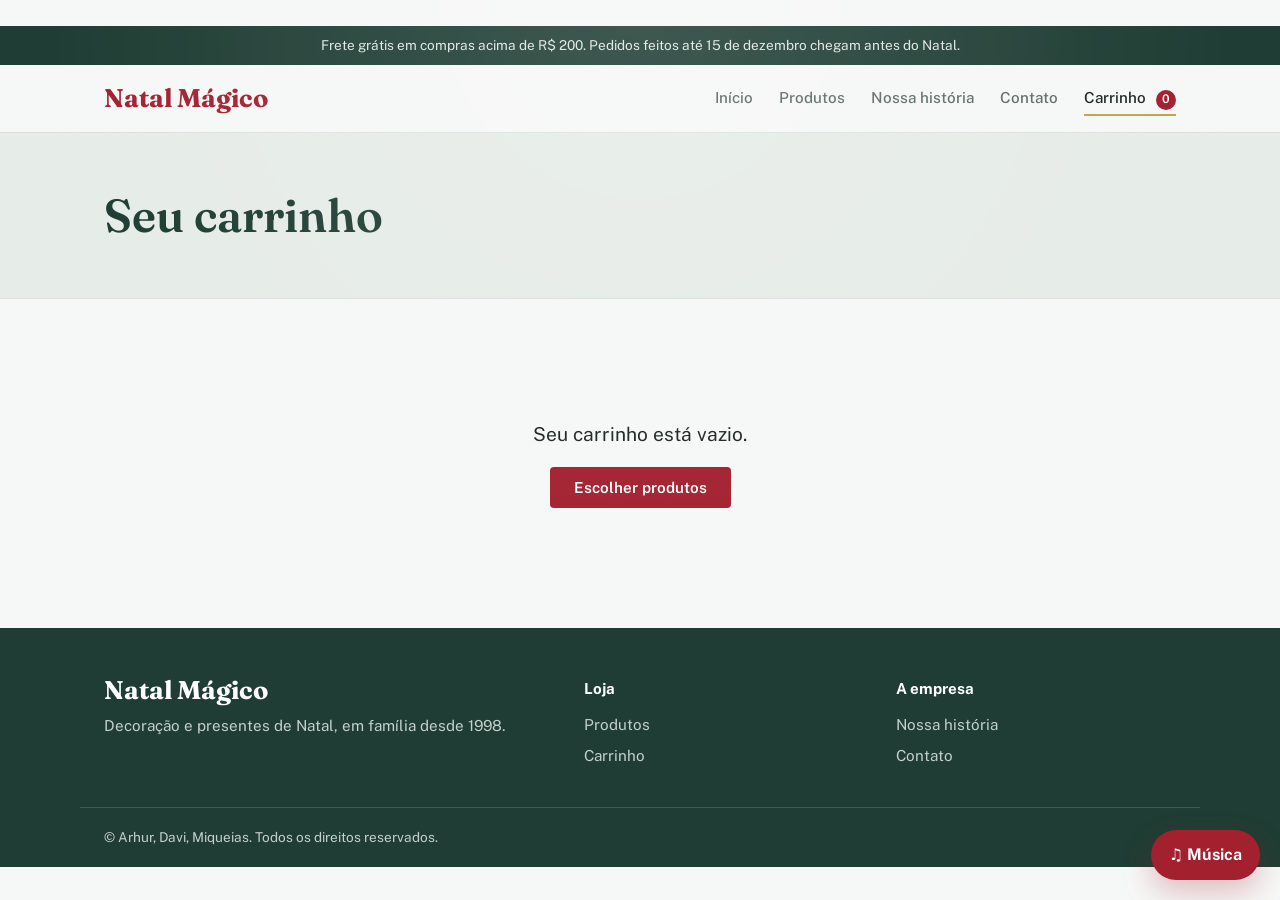
<file: AV2 OFICIAL OFICIAL/carrinho.html>
<!DOCTYPE html>
<html lang="pt-BR">
  <head>
    <meta charset="UTF-8">
    <meta name="viewport" content="width=device-width,initial-scale=1">
    <title>Carrinho — Natal Mágico</title>
    <meta name="description" content="Revise os itens do seu pedido e finalize a compra.">
    <meta name="theme-color" content="#1f3d34">
    <link rel="preconnect" href="https://fonts.googleapis.com">
    <link rel="preconnect" href="https://fonts.gstatic.com" crossorigin>
    <link
      rel="stylesheet"
      href="https://fonts.googleapis.com/css2?family=Fraunces:wght@600;700&family=Public+Sans:wght@400;500;600&display=swap"
    >
    <link rel="stylesheet" href="style.css">
  </head>
  <body>
    <a class="pular" href="#main">Pular para o conteúdo</a>

    <div class="aviso">
      Frete grátis em compras acima de R$ 200. Pedidos feitos até 15 de dezembro chegam antes do Natal.
    </div>

    <header>
      <div class="wrap">
        <a class="logo" href="index.html">Natal Mágico</a>
        <nav aria-label="Principal">
          <a href="index.html">Início</a>
          <a href="produtos.html">Produtos</a>
          <a href="historia.html">Nossa história</a>
          <a href="contato.html">Contato</a>
          <a href="carrinho.html">
            Carrinho
            <span class="badge" id="badge">0</span>
          </a>
        </nav>
      </div>
    </header>

    <main id="main">
      <div class="topo">
        <div class="wrap">
          <h1>Seu carrinho</h1>
        </div>
      </div>

      <section>
        <div class="wrap">
          <div id="carrinho"></div>
        </div>
      </section>
    </main>

    <footer>
      <div class="wrap rodape">
        <div>
          <a class="logo" href="index.html">Natal Mágico</a>
          <p>Decoração e presentes de Natal, em família desde 1998.</p>
        </div>
        <div>
          <h4>Loja</h4>
          <a href="produtos.html">Produtos</a>
          <a href="carrinho.html">Carrinho</a>
        </div>
        <div>
          <h4>A empresa</h4>
          <a href="historia.html">Nossa história</a>
          <a href="contato.html">Contato</a>
        </div>
      </div>
      <div class="wrap copy">© Arhur, Davi, Miqueias. Todos os direitos reservados.</div>
    </footer>

    <script src="script.js"></script>
  </body>
</html>
</file>
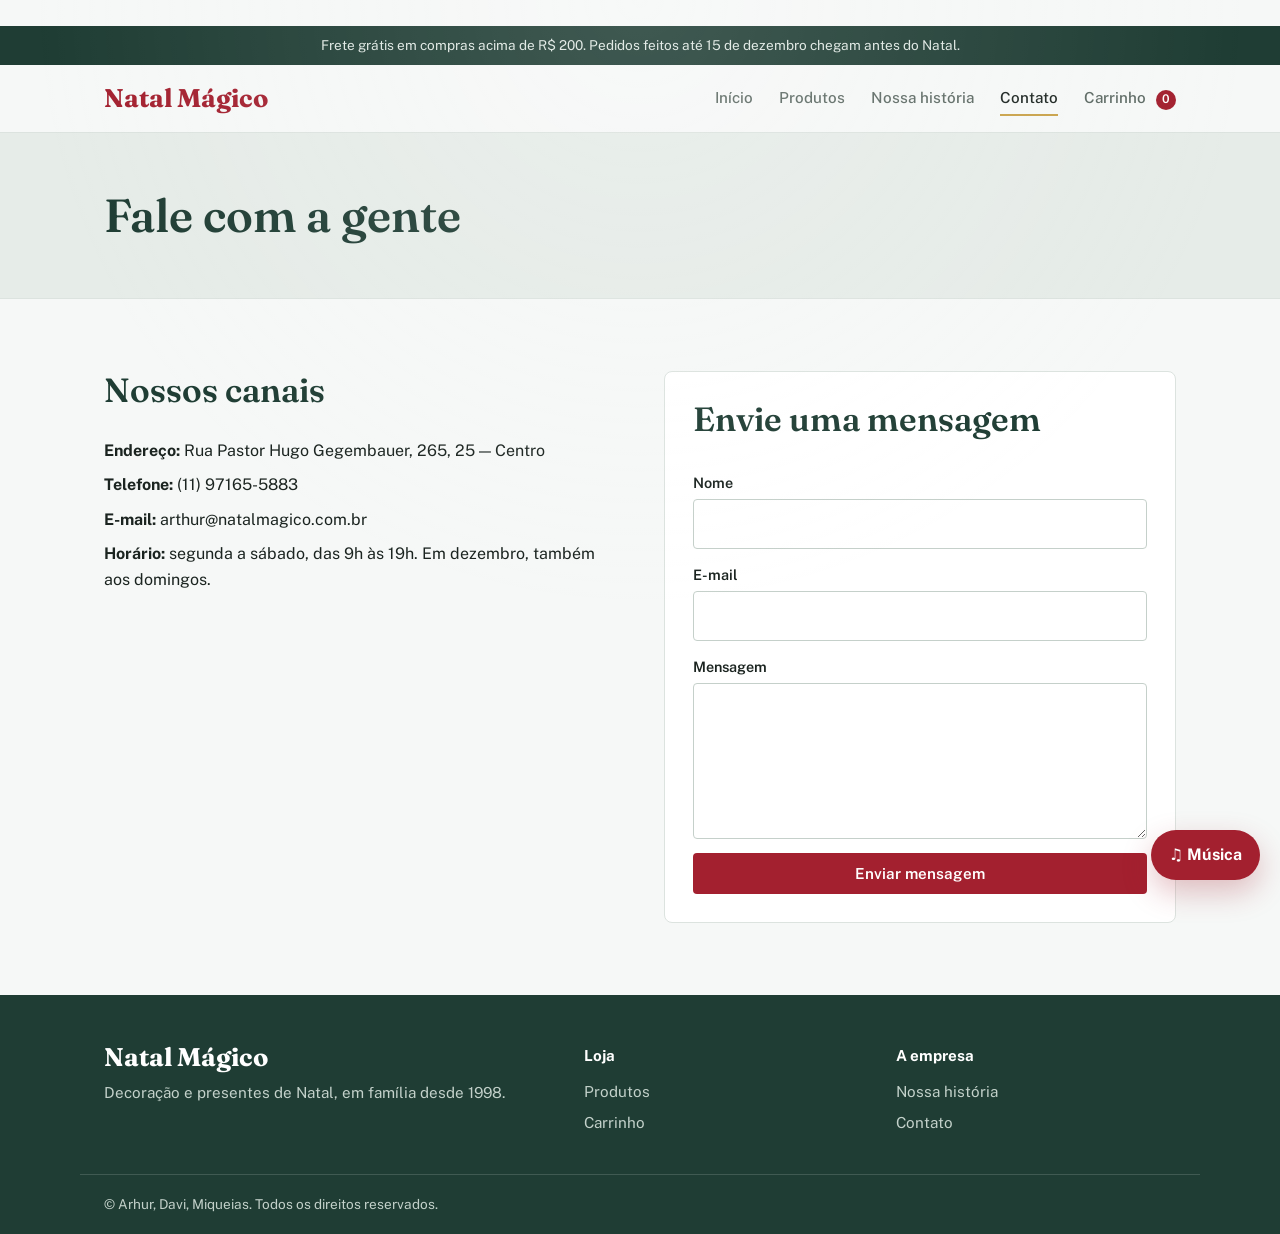
<file: AV2 OFICIAL OFICIAL/contato.html>
<!DOCTYPE html>
<html lang="pt-BR">
  <head>
    <meta charset="UTF-8">
    <meta name="viewport" content="width=device-width,initial-scale=1">
    <title>Contato — Natal Mágico</title>
    <meta
      name="description"
      content="Fale com a Natal Mágico: endereço, telefone, e-mail e formulário."
    >
    <meta name="theme-color" content="#1f3d34">
    <link rel="preconnect" href="https://fonts.googleapis.com">
    <link rel="preconnect" href="https://fonts.gstatic.com" crossorigin>
    <link
      rel="stylesheet"
      href="https://fonts.googleapis.com/css2?family=Fraunces:wght@600;700&family=Public+Sans:wght@400;500;600&display=swap"
    >
    <link rel="stylesheet" href="style.css">
  </head>
  <body>
    <a class="pular" href="#main">Pular para o conteúdo</a>

    <div class="aviso">
      Frete grátis em compras acima de R$ 200. Pedidos feitos até 15 de dezembro chegam antes do Natal.
    </div>

    <header>
      <div class="wrap">
        <a class="logo" href="index.html">Natal Mágico</a>
        <nav aria-label="Principal">
          <a href="index.html">Início</a>
          <a href="produtos.html">Produtos</a>
          <a href="historia.html">Nossa história</a>
          <a href="contato.html">Contato</a>
          <a href="carrinho.html">
            Carrinho
            <span class="badge" id="badge">0</span>
          </a>
        </nav>
      </div>
    </header>

    <main id="main">
      <div class="topo">
        <div class="wrap">
          <h1>Fale com a gente</h1>
        </div>
      </div>

      <section>
        <div class="wrap contato">
          <div>
            <h2>Nossos canais</h2>
            <p><strong>Endereço:</strong> Rua Pastor Hugo Gegembauer, 265, 25 — Centro</p>
            <p><strong>Telefone:</strong> (11) 97165-5883</p>
            <p><strong>E-mail:</strong> arthur@natalmagico.com.br</p>
            <p>
              <strong>Horário:</strong> segunda a sábado, das 9h às 19h. Em dezembro, também aos domingos.
            </p>
          </div>

          <form id="form-contato">
            <h2>Envie uma mensagem</h2>
            <label for="nome">Nome</label>
            <input id="nome" required>

            <label for="email">E-mail</label>
            <input id="email" type="email" required>

            <label for="msg">Mensagem</label>
            <textarea id="msg" rows="5" required></textarea>

            <button class="btn red" type="submit">Enviar mensagem</button>
            <p id="msg-ok" role="status" hidden>
              Mensagem enviada! Respondemos em até um dia útil.
            </p>
          </form>
        </div>
      </section>
    </main>

    <footer>
      <div class="wrap rodape">
        <div>
          <a class="logo" href="index.html">Natal Mágico</a>
          <p>Decoração e presentes de Natal, em família desde 1998.</p>
        </div>
        <div>
          <h4>Loja</h4>
          <a href="produtos.html">Produtos</a>
          <a href="carrinho.html">Carrinho</a>
        </div>
        <div>
          <h4>A empresa</h4>
          <a href="historia.html">Nossa história</a>
          <a href="contato.html">Contato</a>
        </div>
      </div>
      <div class="wrap copy">© Arhur, Davi, Miqueias. Todos os direitos reservados.</div>
    </footer>

    <script src="script.js"></script>
  </body>
</html>
</file>
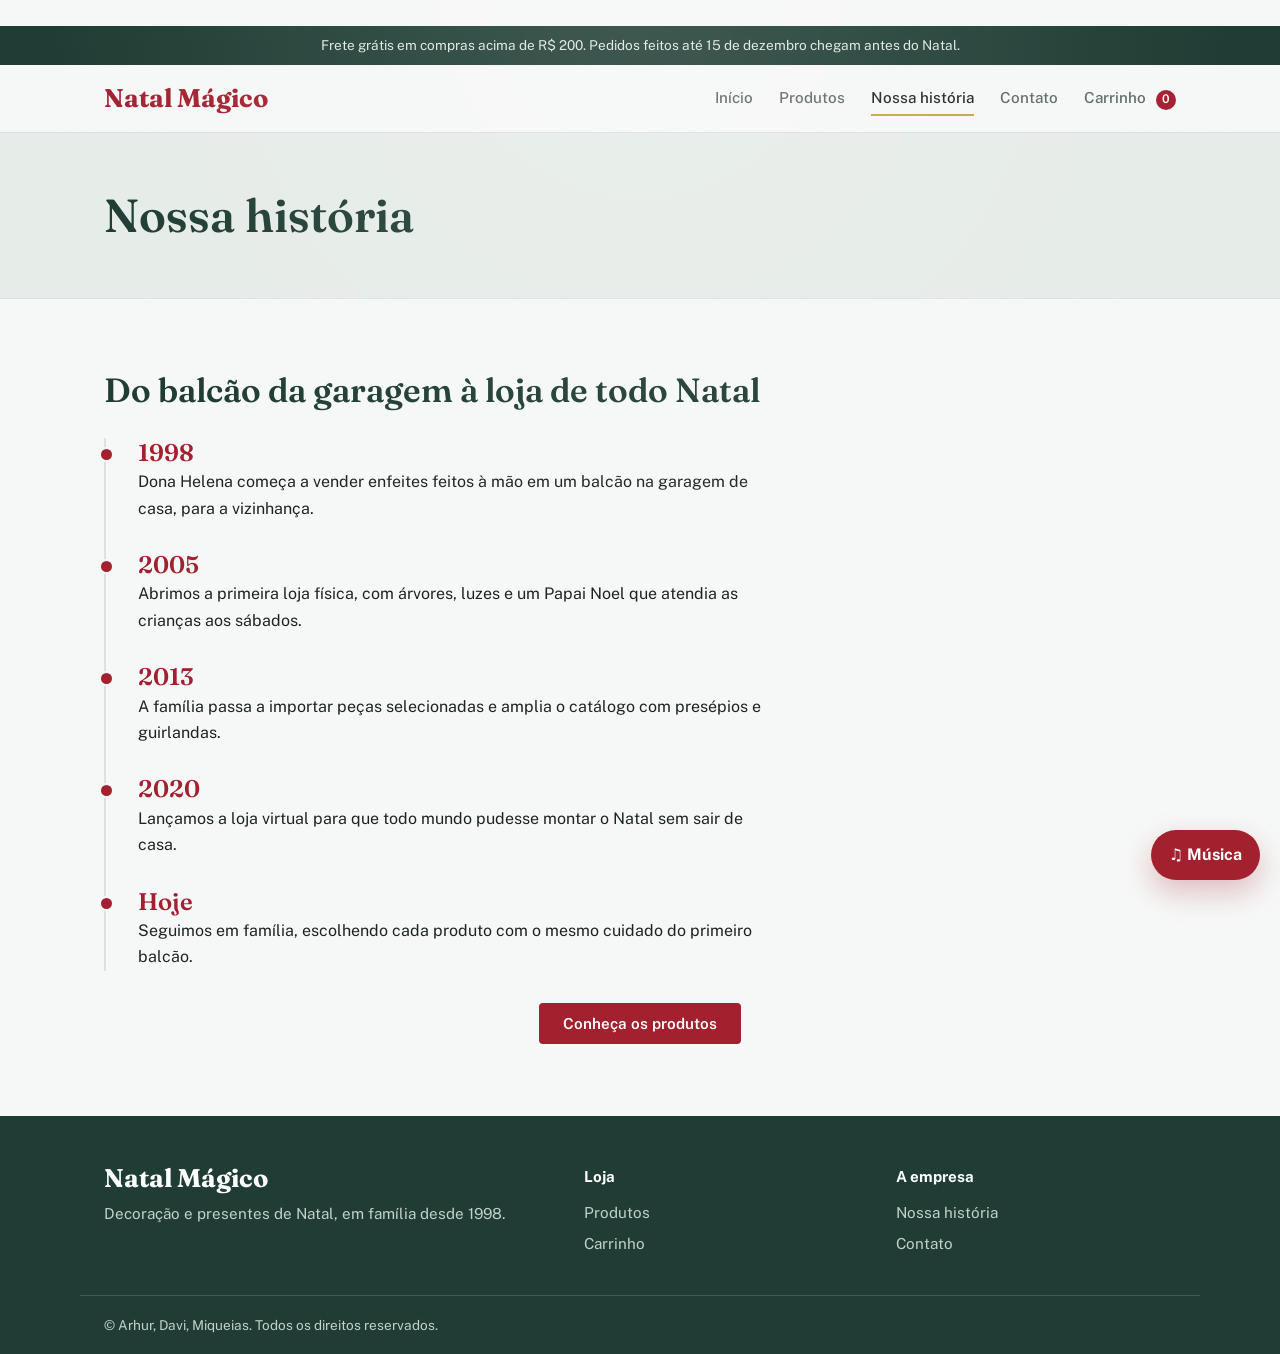
<file: AV2 OFICIAL OFICIAL/historia.html>
<!DOCTYPE html>
<html lang="pt-BR">
  <head>
    <meta charset="UTF-8">
    <meta name="viewport" content="width=device-width,initial-scale=1">
    <title>Nossa história — Natal Mágico</title>
    <meta name="description" content="Conheça como a Natal Mágico nasceu e cresceu.">
    <meta name="theme-color" content="#1f3d34">
    <link rel="preconnect" href="https://fonts.googleapis.com">
    <link rel="preconnect" href="https://fonts.gstatic.com" crossorigin>
    <link
      rel="stylesheet"
      href="https://fonts.googleapis.com/css2?family=Fraunces:wght@600;700&family=Public+Sans:wght@400;500;600&display=swap"
    >
    <link rel="stylesheet" href="style.css">
  </head>
  <body>
    <a class="pular" href="#main">Pular para o conteúdo</a>

    <div class="aviso">
      Frete grátis em compras acima de R$ 200. Pedidos feitos até 15 de dezembro chegam antes do Natal.
    </div>

    <header>
      <div class="wrap">
        <a class="logo" href="index.html">Natal Mágico</a>
        <nav aria-label="Principal">
          <a href="index.html">Início</a>
          <a href="produtos.html">Produtos</a>
          <a href="historia.html">Nossa história</a>
          <a href="contato.html">Contato</a>
          <a href="carrinho.html">
            Carrinho
            <span class="badge" id="badge">0</span>
          </a>
        </nav>
      </div>
    </header>

    <main id="main">
      <div class="topo">
        <div class="wrap">
          <h1>Nossa história</h1>
        </div>
      </div>

      <section>
        <div class="wrap">
          <h2>Do balcão da garagem à loja de todo Natal</h2>

          <div class="tempo">
            <div class="marco">
              <b>1998</b>
              <p>
                Dona Helena começa a vender enfeites feitos à mão em um balcão na garagem de casa, para a vizinhança.
              </p>
            </div>
            <div class="marco">
              <b>2005</b>
              <p>
                Abrimos a primeira loja física, com árvores, luzes e um Papai Noel que atendia as crianças aos sábados.
              </p>
            </div>
            <div class="marco">
              <b>2013</b>
              <p>
                A família passa a importar peças selecionadas e amplia o catálogo com presépios e guirlandas.
              </p>
            </div>
            <div class="marco">
              <b>2020</b>
              <p>
                Lançamos a loja virtual para que todo mundo pudesse montar o Natal sem sair de casa.
              </p>
            </div>
            <div class="marco">
              <b>Hoje</b>
              <p>
                Seguimos em família, escolhendo cada produto com o mesmo cuidado do primeiro balcão.
              </p>
            </div>
          </div>

          <p class="centro">
            <a class="btn" href="produtos.html">Conheça os produtos</a>
          </p>
        </div>
      </section>
    </main>

    <footer>
      <div class="wrap rodape">
        <div>
          <a class="logo" href="index.html">Natal Mágico</a>
          <p>Decoração e presentes de Natal, em família desde 1998.</p>
        </div>
        <div>
          <h4>Loja</h4>
          <a href="produtos.html">Produtos</a>
          <a href="carrinho.html">Carrinho</a>
        </div>
        <div>
          <h4>A empresa</h4>
          <a href="historia.html">Nossa história</a>
          <a href="contato.html">Contato</a>
        </div>
      </div>
      <div class="wrap copy">© Arhur, Davi, Miqueias. Todos os direitos reservados.</div>
    </footer>

    <script src="script.js"></script>
  </body>
</html>
</file>
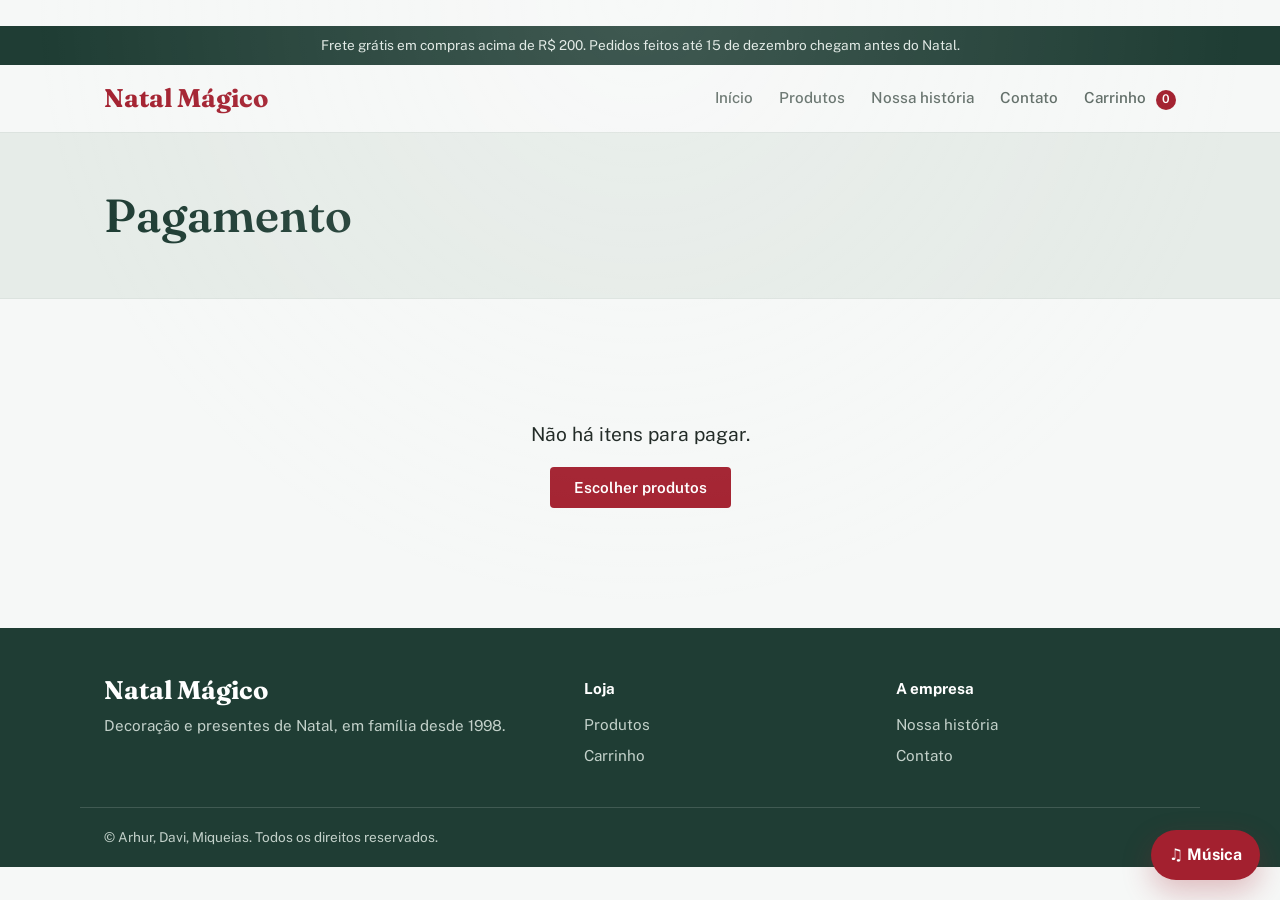
<file: AV2 OFICIAL OFICIAL/pagamento.html>
<!DOCTYPE html>
<html lang="pt-BR">
  <head>
    <meta charset="UTF-8">
    <meta name="viewport" content="width=device-width,initial-scale=1">
    <title>Pagamento — Natal Mágico</title>
    <meta name="description" content="Escolha a forma de pagamento e conclua o seu pedido.">
    <meta name="theme-color" content="#1f3d34">
    <link rel="preconnect" href="https://fonts.googleapis.com">
    <link rel="preconnect" href="https://fonts.gstatic.com" crossorigin>
    <link
      rel="stylesheet"
      href="https://fonts.googleapis.com/css2?family=Fraunces:wght@600;700&family=Public+Sans:wght@400;500;600&display=swap"
    >
    <link rel="stylesheet" href="style.css">
  </head>
  <body>
    <a class="pular" href="#main">Pular para o conteúdo</a>

    <div class="aviso">
      Frete grátis em compras acima de R$ 200. Pedidos feitos até 15 de dezembro chegam antes do Natal.
    </div>

    <header>
      <div class="wrap">
        <a class="logo" href="index.html">Natal Mágico</a>
        <nav aria-label="Principal">
          <a href="index.html">Início</a>
          <a href="produtos.html">Produtos</a>
          <a href="historia.html">Nossa história</a>
          <a href="contato.html">Contato</a>
          <a href="carrinho.html">
            Carrinho
            <span class="badge" id="badge">0</span>
          </a>
        </nav>
      </div>
    </header>

    <main id="main">
      <div class="topo">
        <div class="wrap">
          <h1>Pagamento</h1>
        </div>
      </div>

      <section>
        <div class="wrap">
          <div id="pagamento"></div>
        </div>
      </section>
    </main>

    <footer>
      <div class="wrap rodape">
        <div>
          <a class="logo" href="index.html">Natal Mágico</a>
          <p>Decoração e presentes de Natal, em família desde 1998.</p>
        </div>
        <div>
          <h4>Loja</h4>
          <a href="produtos.html">Produtos</a>
          <a href="carrinho.html">Carrinho</a>
        </div>
        <div>
          <h4>A empresa</h4>
          <a href="historia.html">Nossa história</a>
          <a href="contato.html">Contato</a>
        </div>
      </div>
      <div class="wrap copy">© Arhur, Davi, Miqueias. Todos os direitos reservados.</div>
    </footer>

    <script src="script.js"></script>
  </body>
</html>
</file>
<file: AV2 OFICIAL OFICIAL/style.css>
:root {
  --bg: #f6f8f7;
  --ink: #1b2420;
  --mut: #5d6a64;
  --line: #dce3df;
  --tom: #e6ece8;
  --pino: #1f3d34;
  --car: #a3202f;
  --car2: #86192a;
  --ouro: #c9a24a;
  --serif: Fraunces, Georgia, serif;
  --sans: "Public Sans", system-ui, -apple-system, "Segoe UI", Arial, sans-serif;
}

* {
  box-sizing: border-box;
  margin: 0;
}

html {
  scroll-behavior: smooth;
  scroll-padding-top: 90px;
}

body {
  font-family: var(--sans);
  background: var(--bg);
  color: var(--ink);
  line-height: 1.65;
  -webkit-font-smoothing: antialiased;
  position: relative;
  overflow-x: hidden;
}

body > *:not(.snow-layer):not(.music-toggle) {
  position: relative;
  z-index: 1;
}

.snow-layer {
  position: fixed;
  inset: 0;
  pointer-events: none;
  overflow: hidden;
  z-index: 10;
  background: radial-gradient(circle at top, rgba(255, 255, 255, 0.15), rgba(255, 255, 255, 0) 55%);
}

.snowflake {
  position: absolute;
  top: -18%;
  left: var(--left);
  width: var(--size);
  height: var(--size);
  border-radius: 50%;
  background: radial-gradient(circle at 30% 30%, #ffffff 0%, rgba(255, 255, 255, 0.96) 35%, rgba(226, 238, 255, 0.5) 100%);
  box-shadow: 0 0 12px rgba(255, 255, 255, 0.9), 0 0 20px rgba(164, 211, 255, 0.6);
  opacity: 0.95;
  animation: snowfall var(--duration) linear infinite;
  animation-delay: var(--delay);
  filter: blur(0.18px);
}

@keyframes snowfall {
  0% {
    transform: translate3d(0, 0, 0) scale(0.8);
    opacity: 0;
  }

  10% {
    opacity: 0.9;
  }

  95% {
    opacity: 0.8;
  }

  100% {
    transform: translate3d(var(--drift), 115vh, 0) scale(1.5);
    opacity: 0;
  }
}


h1,
h2,
h3,
.logo {
  font-family: var(--serif);
  font-weight: 600;
  line-height: 1.15;
}

a {
  color: inherit;
}

.wrap {
  max-width: 1120px;
  margin: 0 auto;
  padding: 0 24px;
}

:focus-visible {
  outline: 2px solid var(--car);
  outline-offset: 3px;
}

@media (prefers-reduced-motion: no-preference) {
  @view-transition {
    navigation: auto;
  }
}

.pular {
  position: absolute;
  left: 12px;
  top: -60px;
  background: #fff;
  padding: 10px 16px;
  border-radius: 4px;
  font-weight: 600;
  z-index: 200;
}

.pular:focus {
  top: 12px;
}

.aviso {
  background: var(--pino);
  color: #dfe8e3;
  font-size: 0.85rem;
  text-align: center;
  padding: 8px 16px;
}

header {
  background: var(--bg);
  position: sticky;
  top: 0;
  z-index: 20;
  border-bottom: 1px solid var(--line);
}

header.rolou {
  box-shadow: 0 4px 18px rgba(27, 36, 32, 0.08);
}

header .wrap {
  display: flex;
  align-items: center;
  justify-content: space-between;
  gap: 12px 24px;
  flex-wrap: wrap;
  padding-block: 16px;
}

.logo {
  font-size: 1.6rem;
  text-decoration: none;
  color: var(--car);
  font-weight: 700;
}

nav {
  display: flex;
  gap: 26px;
  flex-wrap: wrap;
}

nav a {
  text-decoration: none;
  font-size: 0.95rem;
  font-weight: 500;
  color: var(--mut);
  padding: 4px 0;
  border-bottom: 2px solid transparent;
  transition: color 0.2s, border-color 0.2s;
}

nav a:hover,
nav a.on {
  color: var(--ink);
  border-bottom-color: var(--ouro);
}

.badge {
  display: inline-block;
  min-width: 20px;
  text-align: center;
  background: var(--car);
  color: #fff;
  border-radius: 10px;
  padding: 0 6px;
  font-size: 0.75rem;
  font-weight: 600;
  margin-left: 6px;
}

.badge.pulo {
  animation: pulo 0.4s;
}

.music-toggle {
  position: fixed;
  right: 20px;
  bottom: 20px;
  z-index: 30;
  border: 0;
  border-radius: 999px;
  background: var(--car);
  color: #fff;
  padding: 12px 18px;
  font: inherit;
  font-weight: 700;
  cursor: pointer;
  box-shadow: 0 12px 30px rgba(163, 32, 47, 0.28);
  transition: transform 0.2s ease, background 0.2s ease;
}

.music-toggle:hover {
  transform: translateY(-2px);
  background: var(--car2);
}

.music-toggle.playing {
  background: var(--pino);
}

@keyframes pulo {
  40% {
    transform: scale(1.4);
  }
}

.hero {
  position: relative;
  overflow: hidden;
  background: var(--pino);
  color: #eef3f0;
  padding: clamp(56px, 9vw, 104px) 0;
  min-height: 560px;
  display: flex;
  align-items: center;
}

.hero-video,
.hero-overlay {
  position: absolute;
  inset: 0;
  width: 100%;
  height: 100%;
}

.hero-video {
  object-fit: cover;
  filter: brightness(0.5) saturate(1.1);
}

.hero-overlay {
  background: linear-gradient(90deg, rgba(12, 22, 18, 0.78) 0%, rgba(12, 22, 18, 0.52) 38%, rgba(12, 22, 18, 0.3) 100%);
}

.hero .wrap {
  position: relative;
  z-index: 1;
  display: grid;
  grid-template-columns: 1.2fr 1fr;
  gap: 56px;
  align-items: center;
  width: 100%;
}

.hero h1 {
  font-size: clamp(2.4rem, 5.5vw, 4rem);
  margin-bottom: 18px;
  text-shadow: 0 6px 20px rgba(0, 0, 0, 0.25);
}

.hero p {
  max-width: 460px;
  margin-bottom: 28px;
  color: #edf3f0;
  font-size: 1.05rem;
  text-shadow: 0 4px 14px rgba(0, 0, 0, 0.25);
}

.hero .btn {
  background: #fff;
  color: var(--pino);
  box-shadow: 0 12px 28px rgba(0, 0, 0, 0.18);
}

.hero .btn:hover {
  background: var(--tom);
}

.slideshow-wrap {
  background: linear-gradient(180deg, #f8faf9 0%, #eef4f1 100%);
  padding-top: 30px;
}

.slideshow {
  position: relative;
  min-height: 420px;
  border-radius: 24px;
  overflow: hidden;
  box-shadow: 0 20px 45px rgba(27, 36, 32, 0.12);
  background: #dfe8e3;
}

.slide {
  position: absolute;
  inset: 0;
  opacity: 0;
  visibility: hidden;
  transition: opacity 0.6s ease, visibility 0.6s ease;
  background-size: cover;
  background-position: center;
  display: flex;
  align-items: center;
  justify-content: flex-start;
}

.slide.active {
  opacity: 1;
  visibility: visible;
}

.slide::before {
  content: "";
  position: absolute;
  inset: 0;
  background: linear-gradient(90deg, rgba(15, 22, 20, 0.7) 0%, rgba(15, 22, 20, 0.36) 100%);
}

.slide-content {
  position: relative;
  z-index: 1;
  max-width: 520px;
  padding: clamp(28px, 4vw, 52px);
  color: #fff;
}

.tag {
  display: inline-block;
  background: rgba(255, 255, 255, 0.12);
  border: 1px solid rgba(255, 255, 255, 0.25);
  border-radius: 999px;
  padding: 8px 14px;
  font-size: 0.75rem;
  letter-spacing: 0.08em;
  text-transform: uppercase;
  margin-bottom: 18px;
}

.slide-content h2 {
  color: #fff;
  font-size: clamp(2rem, 4vw, 3rem);
  margin-bottom: 14px;
}

.slide-content p {
  color: rgba(255, 255, 255, 0.9);
  font-size: 1.02rem;
  margin-bottom: 24px;
  max-width: 440px;
}

.slider-controls {
  position: absolute;
  left: 50%;
  bottom: 20px;
  transform: translateX(-50%);
  z-index: 2;
  display: flex;
  align-items: center;
  gap: 18px;
  background: rgba(15, 22, 20, 0.32);
  backdrop-filter: blur(8px);
  border: 1px solid rgba(255, 255, 255, 0.2);
  border-radius: 999px;
  padding: 10px 16px;
}

.slide-btn {
  width: 36px;
  height: 36px;
  border: 0;
  border-radius: 50%;
  background: rgba(255, 255, 255, 0.16);
  color: #fff;
  font-size: 1.5rem;
  cursor: pointer;
  transition: background 0.2s ease;
}

.slide-btn:hover {
  background: rgba(255, 255, 255, 0.24);
}

.dots {
  display: flex;
  align-items: center;
  gap: 8px;
}

.dot {
  width: 12px;
  height: 12px;
  border: 0;
  border-radius: 50%;
  background: rgba(255, 255, 255, 0.45);
  cursor: pointer;
  padding: 0;
}

.dot.active {
  background: #fff;
  transform: scale(1.15);
}

.fatos {
  list-style: none;
  padding: 0;
  display: grid;
  gap: 22px;
}

.fatos li {
  border-left: 3px solid var(--ouro);
  padding-left: 18px;
  color: rgba(255, 255, 255, 0.9);
  font-size: 0.95rem;
  background: rgba(255, 255, 255, 0.04);
  backdrop-filter: blur(2px);
  padding-block: 10px;
  border-radius: 0 10px 10px 0;
}

.fatos strong {
  display: block;
  color: #fff;
  font-size: 1.05rem;
  font-weight: 600;
}

.topo {
  background: var(--tom);
  border-bottom: 1px solid var(--line);
  padding: clamp(32px, 6vw, 56px) 0;
}

.topo h1 {
  font-size: clamp(2rem, 5vw, 2.9rem);
  color: var(--pino);
}

section {
  padding: clamp(40px, 6vw, 72px) 0;
}

section.alt {
  background: var(--tom);
}

.avaliacoes {
  background: #fff;
}

.avaliacao {
  background: #f8faf9;
  border: 1px solid var(--line);
  border-radius: 12px;
  padding: 22px 20px;
  box-shadow: 0 8px 18px rgba(27, 36, 32, 0.04);
}

.estrelas {
  color: #d4a938;
  letter-spacing: 0.12em;
  font-size: 1.1rem;
  margin-bottom: 12px;
}

.avaliacao p {
  color: var(--ink);
  font-size: 0.96rem;
  margin-bottom: 18px;
}

.cliente {
  border-top: 1px solid var(--line);
  padding-top: 14px;
  display: flex;
  flex-direction: column;
  gap: 4px;
}

.cliente strong {
  color: var(--pino);
}

.cliente span {
  color: var(--mut);
  font-size: 0.82rem;
}

h2 {
  color: var(--pino);
  font-size: clamp(1.6rem, 3.5vw, 2.1rem);
  margin-bottom: 28px;
}

.btn {
  display: inline-block;
  background: var(--car);
  color: #fff;
  border: 0;
  padding: 12px 24px;
  border-radius: 4px;
  font: 600 0.95rem var(--sans);
  cursor: pointer;
  text-decoration: none;
  text-align: center;
  transition: background-color 0.2s;
}

.btn:hover {
  background: var(--car2);
}

.btn:active {
  transform: scale(0.98);
}

.btn.ok {
  background: var(--pino);
}

.btn:disabled {
  opacity: 0.6;
  cursor: not-allowed;
}

.filtros {
  display: flex;
  flex-wrap: wrap;
  gap: 12px;
  margin-bottom: 28px;
}

.filtro-btn {
  border: 1px solid var(--line);
  background: #fff;
  color: var(--ink);
  border-radius: 999px;
  padding: 10px 16px;
  font: 600 0.88rem var(--sans);
  cursor: pointer;
  transition: background-color 0.2s, border-color 0.2s, color 0.2s;
}

.filtro-btn:hover {
  border-color: var(--pino);
}

.filtro-btn.active {
  background: var(--pino);
  border-color: var(--pino);
  color: #fff;
}

.grid {
  display: grid;
  grid-template-columns: repeat(auto-fill, minmax(240px, 1fr));
  gap: 28px;
}

.card {
  display: flex;
  flex-direction: column;
  gap: 4px;
}

.card .btn {
  width: 100%;
}

.card h3 {
  font-size: 1.25rem;
  color: var(--ink);
}

.card p {
  flex: 1;
  font-size: 0.92rem;
  color: var(--mut);
}

.card.info {
  border-top: 3px solid var(--ouro);
  padding-top: 16px;
}

.card.info h3 {
  color: var(--pino);
  margin-bottom: 4px;
}

.thumb {
  aspect-ratio: 4 / 3;
  background: var(--tom);
  display: grid;
  place-items: center;
  color: var(--mut);
  font-size: 0.9rem;
  border-radius: 6px;
  overflow: hidden;
  margin-bottom: 12px;
}

section.alt .thumb {
  background: #d6dfda;
}

.thumb img {
  width: 100%;
  height: 100%;
  object-fit: cover;
}

.price {
  font-weight: 700;
  font-size: 1.1rem;
  margin: 8px 0 10px;
}

.centro {
  text-align: center;
  margin-top: 32px;
}

.tempo {
  border-left: 2px solid var(--line);
  padding-left: 32px;
  max-width: 680px;
}

.marco {
  margin-bottom: 28px;
  position: relative;
}

.marco::before {
  content: "";
  position: absolute;
  left: -39px;
  top: 9px;
  width: 11px;
  height: 11px;
  border-radius: 50%;
  background: var(--car);
  border: 2px solid var(--bg);
}

.marco b {
  color: var(--car);
  font: 600 1.5rem var(--serif);
}

.contato {
  display: grid;
  grid-template-columns: 1fr 1fr;
  gap: 48px;
}

.contato p {
  margin-bottom: 8px;
}

form {
  display: flex;
  flex-direction: column;
  gap: 4px;
}

label {
  font-weight: 600;
  font-size: 0.9rem;
}

input,
textarea,
select {
  font: inherit;
  width: 100%;
  padding: 11px 13px;
  border: 1px solid #c5d0ca;
  border-radius: 4px;
  background: #fff;
  margin-bottom: 10px;
  transition: border-color 0.2s, box-shadow 0.2s;
}

input:focus,
textarea:focus,
select:focus {
  outline: 0;
  border-color: var(--pino);
  box-shadow: 0 0 0 3px rgba(31, 61, 52, 0.15);
}

input:user-invalid {
  border-color: var(--car);
}

#form-contato,
#form-pag {
  background: #fff;
  border: 1px solid var(--line);
  padding: 28px;
  border-radius: 8px;
}

#msg-ok {
  background: #e3efe8;
  color: var(--pino);
  padding: 12px;
  border-radius: 4px;
  margin-top: 10px;
}

[hidden] {
  display: none !important;
}

#carrinho,
#pagamento {
  display: grid;
  grid-template-columns: 1fr 340px;
  gap: 28px;
  align-items: start;
}

.linha {
  display: flex;
  flex-wrap: wrap;
  align-items: center;
  gap: 14px;
  background: #fff;
  border: 1px solid var(--line);
  border-radius: 8px;
  padding: 14px 16px;
  margin-bottom: 10px;
}

.thumb-sm {
  width: 56px;
  height: 56px;
  border-radius: 6px;
  background: var(--tom);
  flex: none;
}

.nome {
  flex: 1 1 160px;
}

.nome small {
  display: block;
  color: var(--mut);
}

.qtd {
  display: flex;
  align-items: center;
  gap: 10px;
}

.qtd button,
.x {
  border: 1px solid var(--line);
  background: #fff;
  border-radius: 4px;
  width: 32px;
  height: 32px;
  cursor: pointer;
  font-size: 1rem;
  transition: background-color 0.2s;
}

.qtd button:hover,
.x:hover {
  background: var(--tom);
}

.sub {
  min-width: 92px;
  text-align: right;
}

.resumo {
  background: #fff;
  border: 1px solid var(--line);
  border-top: 3px solid var(--pino);
  border-radius: 8px;
  padding: 22px;
  position: sticky;
  top: 100px;
  display: flex;
  flex-direction: column;
  gap: 10px;
}

.resumo h3 {
  color: var(--pino);
  font-size: 1.4rem;
}

.resumo p {
  display: flex;
  justify-content: space-between;
}

.resumo .total {
  font-size: 1.2rem;
  font-weight: 700;
  border-top: 1px solid var(--line);
  padding-top: 10px;
}

.resumo ul {
  list-style: none;
  padding: 0;
  display: flex;
  flex-direction: column;
  gap: 4px;
  font-size: 0.95rem;
}

.resumo li {
  display: flex;
  justify-content: space-between;
  gap: 10px;
}

.barra {
  height: 6px;
  background: var(--tom);
  border-radius: 6px;
  overflow: hidden;
}

.barra i {
  display: block;
  height: 100%;
  background: var(--ouro);
}

.link {
  background: none;
  border: 0;
  color: var(--car);
  cursor: pointer;
  text-decoration: underline;
  font: inherit;
}

.vazio {
  grid-column: 1 / -1;
  text-align: center;
  padding: 48px 0;
}

.vazio p {
  font-size: 1.2rem;
  margin-bottom: 16px;
}

.vazio .peq {
  font-size: 1rem;
  color: var(--mut);
}

.metodos {
  display: flex;
  gap: 10px;
  flex-wrap: wrap;
  margin-bottom: 18px;
}

.metodos label {
  position: relative;
  flex: 1 1 110px;
  border: 1px solid #c5d0ca;
  background: #fff;
  border-radius: 6px;
  padding: 12px;
  text-align: center;
  cursor: pointer;
}

.metodos label:has(input:checked) {
  border-color: var(--pino);
  box-shadow: inset 0 0 0 1px var(--pino);
  background: var(--tom);
}

.metodos label:has(input:focus-visible) {
  outline: 2px solid var(--car);
  outline-offset: 2px;
}

.metodos input {
  position: absolute;
  opacity: 0;
  inset: 0;
  cursor: pointer;
  margin: 0;
}

.painel {
  border: 0;
  padding: 0;
  min-width: 0;
  display: flex;
  flex-direction: column;
  gap: 4px;
  margin-bottom: 18px;
}

.dupla {
  display: grid;
  grid-template-columns: 1fr 1fr;
  gap: 12px;
}

.dupla > div {
  display: flex;
  flex-direction: column;
  gap: 4px;
}

#form-pag .btn {
  align-self: flex-start;
}

footer {
  background: var(--pino);
  color: #c3d1ca;
  padding: 48px 0 0;
  font-size: 0.95rem;
}

.rodape {
  display: grid;
  grid-template-columns: 1.6fr 1fr 1fr;
  gap: 32px;
}

.rodape .logo {
  color: #fff;
  display: inline-block;
  margin-bottom: 8px;
}

.rodape h4 {
  color: #fff;
  font-size: 0.95rem;
  margin-bottom: 8px;
}

.rodape a:not(.logo) {
  display: block;
  text-decoration: none;
  padding: 3px 0;
}

.rodape a:hover {
  color: #fff;
  text-decoration: underline;
}

.copy {
  margin-top: 36px;
  padding-block: 18px;
  border-top: 1px solid rgba(255, 255, 255, 0.15);
  font-size: 0.85rem;
}

#toast {
  position: fixed;
  bottom: 24px;
  left: 50%;
  transform: translate(-50%, 90px);
  opacity: 0;
  background: var(--ink);
  color: #fff;
  padding: 12px 22px;
  border-radius: 6px;
  transition: transform 0.3s, opacity 0.3s;
  z-index: 100;
}

#toast.show {
  transform: translate(-50%, 0);
  opacity: 1;
}

@media (max-width: 760px) {
  .hero .wrap,
  .contato,
  #carrinho,
  #pagamento,
  .rodape {
    grid-template-columns: 1fr;
  }

  .hero .wrap {
    gap: 36px;
  }

  .resumo {
    position: static;
  }

  header .wrap,
  nav {
    justify-content: center;
  }

  nav {
    gap: 18px;
  }
}

@media (prefers-reduced-motion: reduce) {
  html {
    scroll-behavior: auto;
  }

  *,
  *::before,
  *::after {
    animation-duration: 0.01ms !important;
    transition-duration: 0.01ms !important;
  }
}
</file>
